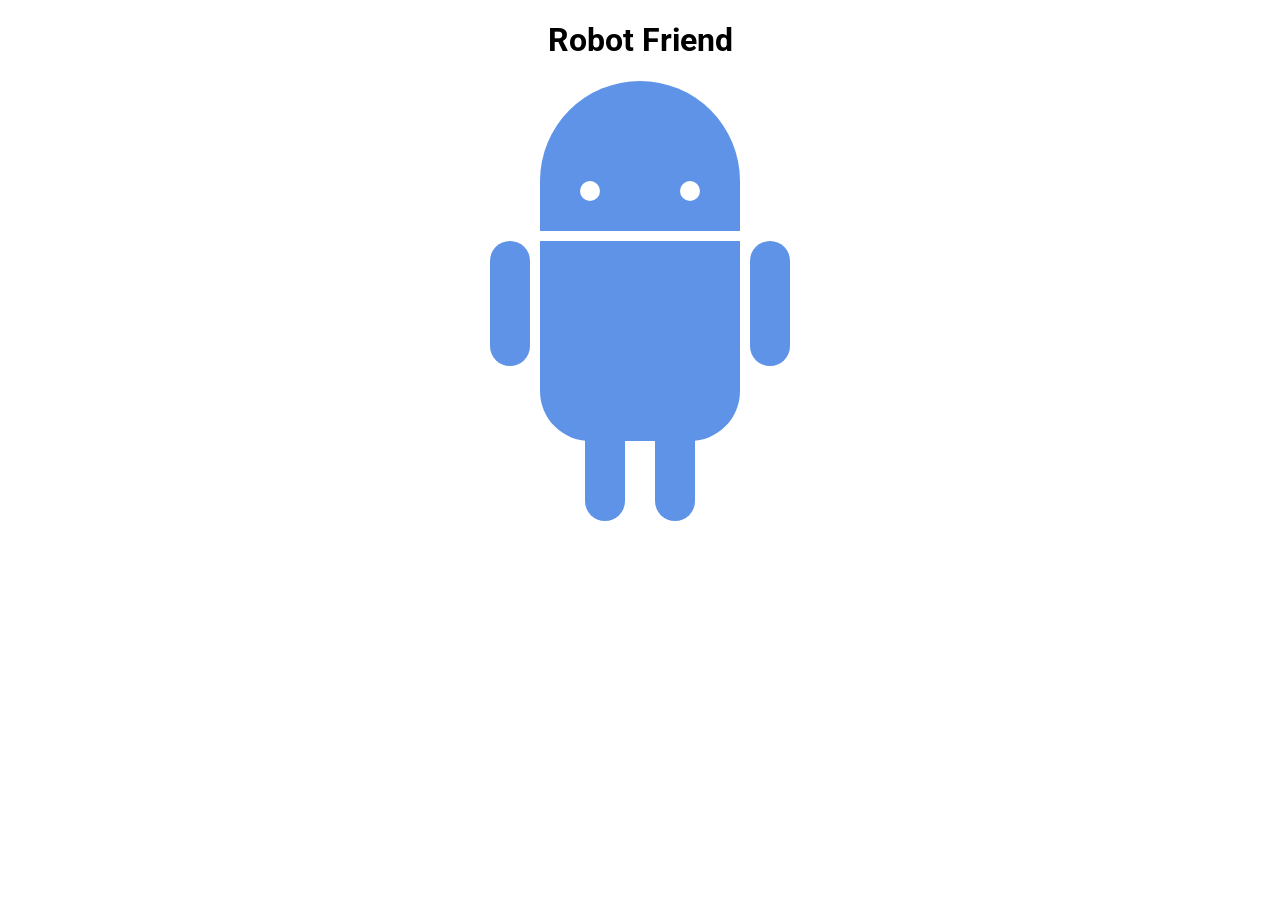
<file: codingDay2-2020/01_exercise/index.html>
<!DOCTYPE html>
<html>
<head>
	<title>RoboPage</title>
	<link rel="stylesheet" type="text/css" href="style.css">
	<link href="https://fonts.googleapis.com/css?family=Roboto" rel="stylesheet">
</head>
<body>
	<h1>Robot Friend</h1>
	<div class="robots">
		<div class="android"> 
			<div class="head"> 
				<div class="eyes"> 
					<div class="left_eye"></div> 
					<div class="right_eye"></div>
				</div> 
			</div> 
			<div class="upper_body"> 
				<div class="left_arm"></div> 
				<div class="torso"></div> 
				<div class="right_arm"></div> 
			</div> 
			<div class="lower_body"> 
				<div class="left_leg"></div> 
				<div class="right_leg"></div> 
			</div> 
		</div>
	</div>
</body>
</html>
</file>
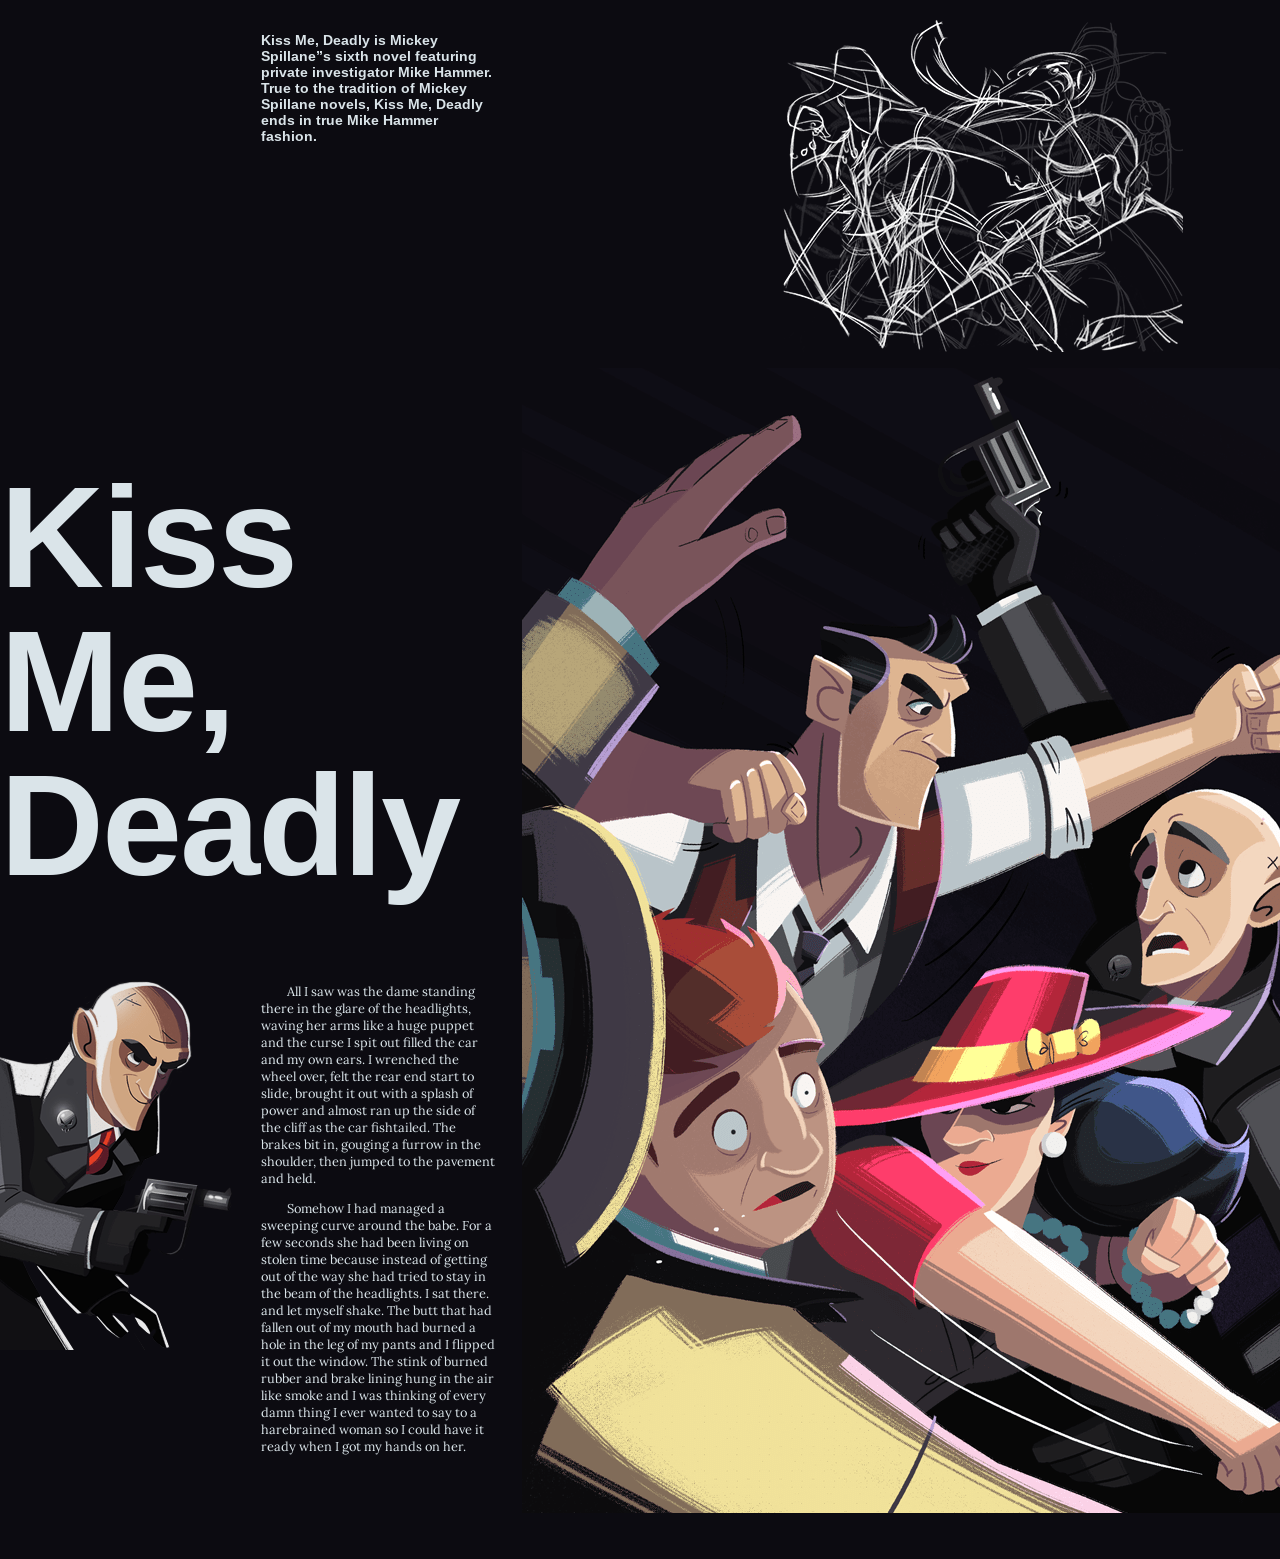
<file: codingDay2-2020/03_exercise/index.html>
<!DOCTYPE html>
<html>

<head>
  <meta charset="utf-8">
  <meta name="viewport" content="width=device-width,initial-scale=1">
  <title>Grid Layout</title>
  <link rel="stylesheet" href="css/styles.css">
  <link rel="stylesheet" href="https://fonts.googleapis.com/css?family=Arimo:b%7CLora">
</head>

<body class="no-js">
  <main>
    <picture>
      <source srcset="./images/banner.png" media="(min-width: 64em)">
        <img alt="Placeholder Picture" src="./images/banner-small.png">
    </picture>
    <h1>Kiss Me, Deadly</h1>
    <section>
      <p>All I saw was the dame standing there in the glare of the headlights, waving her arms like a huge puppet and the curse I spit out filled the car and my own ears. I wrenched the wheel over, felt the rear end start to slide, brought it out with a splash of power and almost ran up the side of the cliff as the car fishtailed. The brakes bit in, gouging a furrow in the shoulder, then jumped to the pavement and held.</p>
      <p>Somehow I had managed a sweeping curve around the babe. For a few seconds she had been living on stolen time because instead of getting out of the way she had tried to stay in the beam of the headlights. I sat there. and let myself shake. The butt that had fallen out of my mouth had burned a hole in the leg of my pants and I flipped it out the window. The stink of burned rubber and brake lining hung in the air like smoke and I was thinking of every damn thing I ever wanted to say to a harebrained woman so I could have it ready when I got my hands on her.<br>
      </p>
    </section>
    <aside>
      <p>Kiss Me, Deadly is Mickey Spillane”s sixth novel featuring private investigator Mike Hammer. True to the tradition of Mickey Spillane novels, Kiss Me, Deadly ends in true Mike Hammer fashion.<br>
      </p>
    </aside>
    <picture class="fig-1"><img alt="Placeholder Picture" src="./images/fig-1.png">
    </picture>
    <picture class="fig-2"><img alt="Placeholder Picture" src="./images/fig-2.png">
    </picture>
  </main>
</body>

</html>
</file>
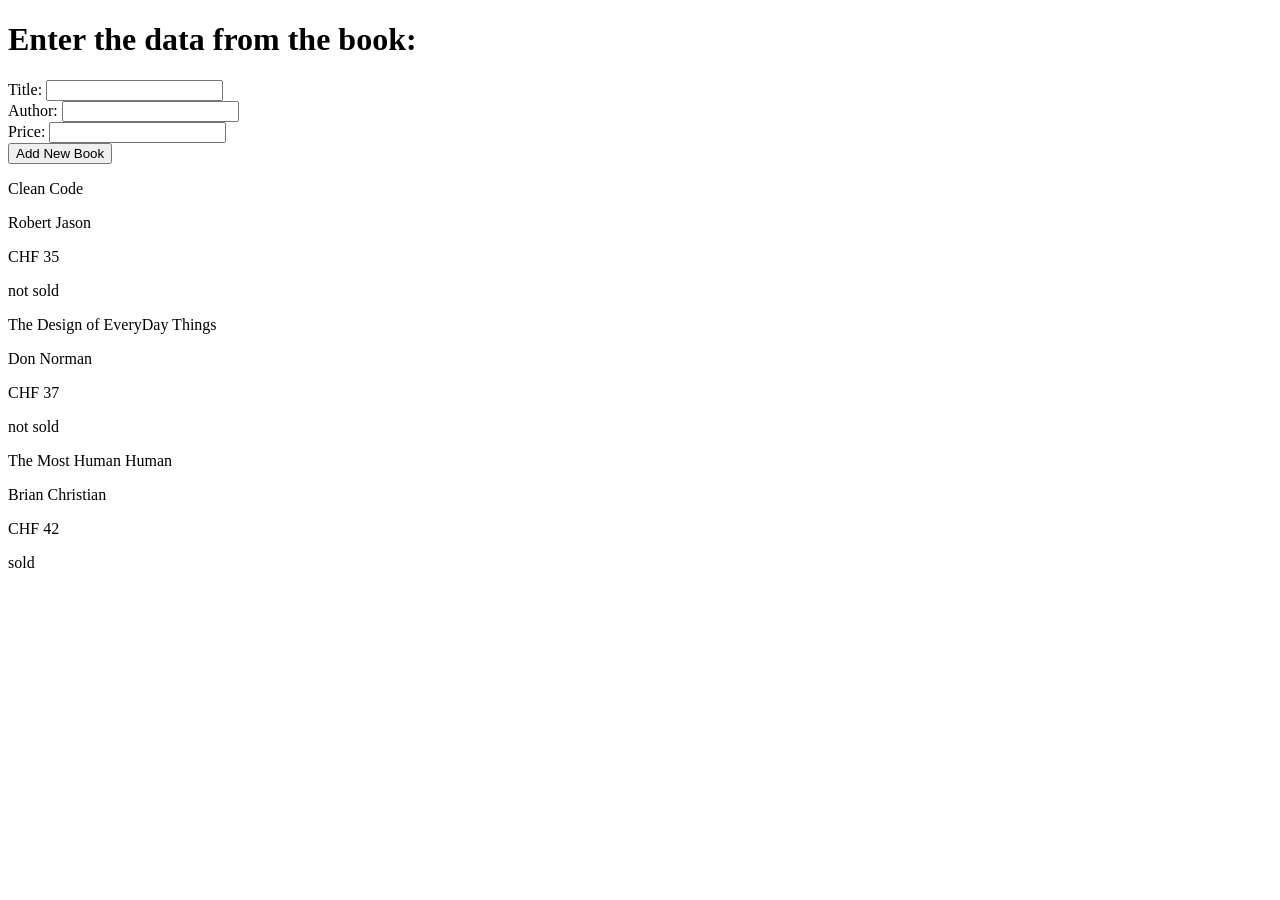
<file: codingDay2-2020/04_exercise/books.html>
<!DOCTYPE html>
<html lang="en">
<head>
    <meta charset="UTF-8">
    <meta name="viewport" content="width=device-width, initial-scale=1.0">
    <title>Books for sale</title>
</head>
<body>
    <h1>Enter the data from the book:</h1>
    <lable name="titleText">Title:</lable>
    <input type="text" name="titleText" id="titleText"><br>
    <lable name="authorText">Author:</lable>
    <input type="text" name="authorText" id="authorText"><br>
    <lable name="priceText">Price:</lable>
    <input type="text" name="priceText" id="priceText"><br>
    <button onclick="addNewBook()">Add New Book</button>
    <script src="books.js"></script>
</body>
</html>
</file>
<file: codingDay2-2020/01_exercise/style.css>
h1 {
	text-align: center;
	font-family: 'Roboto', sans-serif;
}

.head, 
.left_arm, 
.torso, 
.right_arm, 
.left_leg, 
.right_leg {
	 background-color: #5f93e8;
}

.head { 
	width: 200px; 
	margin: 0 auto; 
	height: 150px; 
	border-radius: 200px 200px 0 0; 
	margin-bottom: 10px;
} 

.head:hover {
	width: 300px;
    transition: 1s ease-in-out;
}

.upper_body { 
	width: 300px; 
	margin: 0 auto; 
	height: 150px;
	display: flex; 
	margin-bottom: 10px;
} 

.left_arm, .right_arm { 
	width: 40px; 
	height: 125px;
	border-radius: 100px; 
} 

.left_arm { 
	margin-right: 10px; 
} 

.right_arm { 
	margin-left: 10px; 
} 

.torso { 
	width: 200px; 
	height: 200px;
	border-radius: 0 0 50px 50px; 
} 

.lower_body { 
	width: 200px; 
	height: 200px;
	/* This is another useful property. Hmm what do you think it does?*/
	margin: 0 auto;
	display: flex;
} 

.left_leg, .right_leg { 
	width: 40px; 
	height: 120px;
	border-radius: 0 0 100px 100px; 
} 

.left_leg { 
	margin-left: 45px; 
} 

.left_leg:hover {
	-webkit-transform: rotate(20deg);
    -moz-transform: rotate(20deg);
    -o-transform: rotate(20deg);
    -ms-transform: rotate(20deg);
    transform: rotate(20deg);
}

.right_leg { 
	margin-left: 30px; 
}

.right_leg:hover {
	-webkit-transform: rotate(-20deg);
    -moz-transform: rotate(-20deg);
    -o-transform: rotate(-20deg);
    -ms-transform: rotate(-20deg);
    transform: rotate(-20deg);
}

.left_eye, .right_eye { 
	width: 20px; 
	height: 20px; 
	border-radius: 15px; 
	background-color: white;  
} 

.left_eye { 
	/* These properties are new and you haven't encountered
	in this course. Check out CSS Tricks to see what it does! */
	position: relative; 
	top: 100px; 
	left: 40px; 
} 

.right_eye { 
	position: relative; 
	top: 80px; 
	left: 140px; 
}
</file>
<file: codingDay2-2020/03_exercise/css/styles.css>
/* Text Elements */

h1 {
  margin-bottom: .75rem;
  color: #dae4e9;
  letter-spacing: -.015em;
  font-weight: 700;
  font-size: 16vmin;
  font-family: 'Arimo', cursive;
  line-height: 1;
}

aside p {
  text-indent: 0vw;
  font-weight: 700;
  font-size: .9rem;
  font-family: 'Arimo', cursive;
}

p {
  margin-bottom: 0;
  color: #dae4e9;
  text-indent: 2vw;
  font-size: .8rem;
  font-family: 'Lora', cursive;
}

/* Layout Elements */

html, body {
  margin: 0;
  padding: 0;
}

body {
  background-color: #0c0b11;
}

section {
  margin-bottom: 1.5rem;
}

main {
  padding: 2vh 4vw;
}

img {
  max-width: none;
}

.fig-1 {
  max-width: 240px;
}

picture {
  margin-bottom: 1.5rem;
  min-width: 0;
  max-width: none;
}

.fig-2 {
  display: none;
}

@supports (display: grid) {
  /* Text Elements */

  h1 {
    grid-area: title;
  }

  /* Layout Elements */

  aside {
    grid-area: aside;
  }

  section {
    padding-left: 0vw;
    grid-area: main;
  }

  main {
    display: grid;

    grid-column-gap: 2vw;
  }

  .fig-1 {
    grid-area: fig-1;
  }

  picture {
    grid-area: banner;
  }
}

@media screen and (min-width: 40rem) {
  @supports (display: grid) {
      /* Layout Elements */

    main {
      padding-top: 2vh;
    }
  }
}

@media screen and (min-width: 64rem) {
  .fig-2 {
    display: block;
  }

  @supports (display: grid) {
      /* Layout Elements */

    main {
      padding-right: 0vw;
      padding-left: 0vw;

      grid-template-areas: '. aside . fig-2 fig-2' 'title title banner banner banner' 'fig-1 main banner banner banner';
      grid-template-rows: repeat(3 , auto);
      grid-template-columns: repeat(5 , 1fr);
    }

    section {
      -webkit-column-width: 12em;
         -moz-column-width: 12em;
              column-width: 12em;
      -webkit-column-gap: 1.5rem;
         -moz-column-gap: 1.5rem;
              column-gap: 1.5rem;
    }

    picture {
        max-width: 800px;
    }

    .fig-2 {
      margin-bottom: .75rem;

      grid-area: fig-2;
    }
  }
}
</file>
